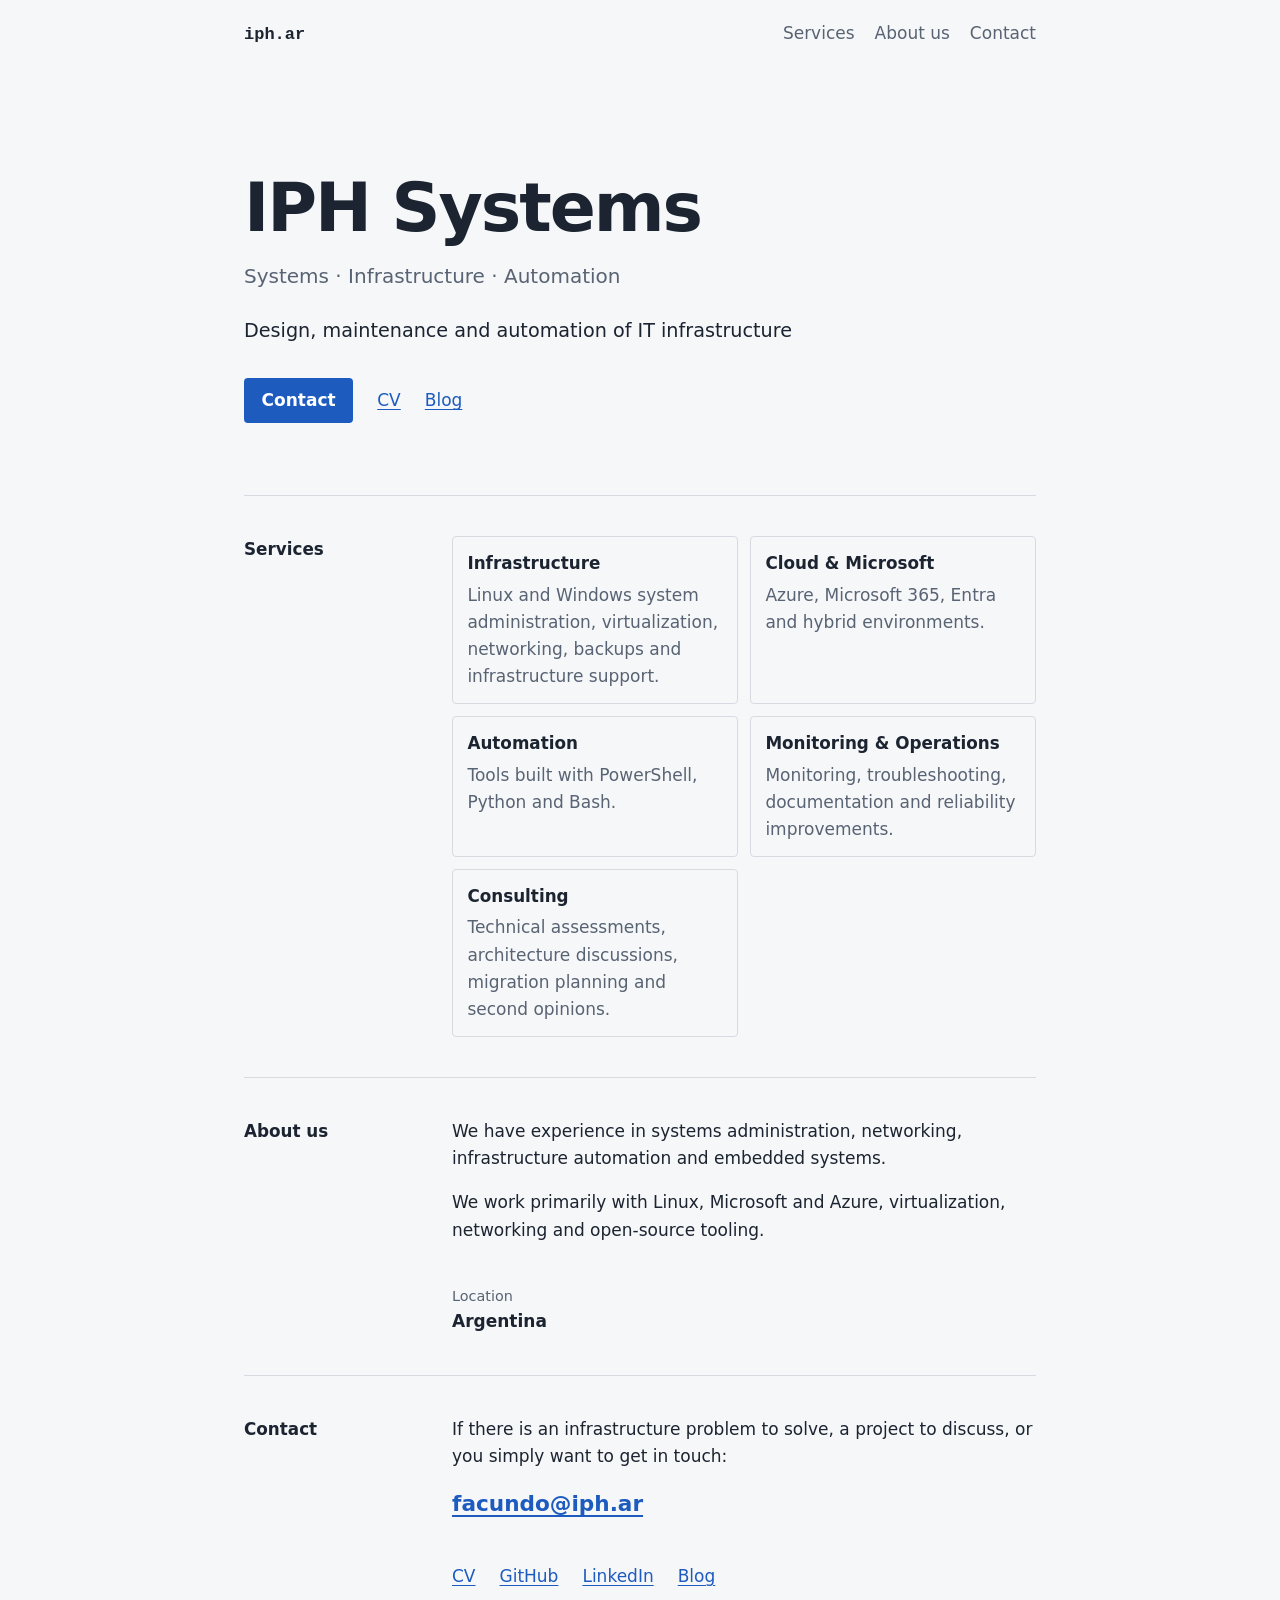
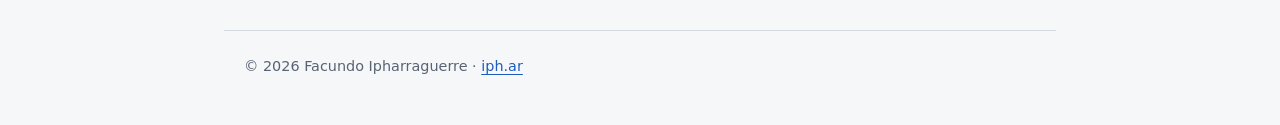
<file: index.html>
<!doctype html>
<html lang="en">
<head>
    <meta charset="utf-8">
    <meta name="viewport" content="width=device-width, initial-scale=1">
    <title>Facundo Ipharraguerre — Systems &amp; Infrastructure</title>
    <script>
        const language = (navigator.language || "").toLowerCase();
        const page = language.startsWith("es") ? "index_es.html" : "index_en.html";
        window.location.replace(page);
    </script>
    <noscript>
        <meta http-equiv="refresh" content="0; url=index_en.html">
    </noscript>
</head>
<body>
    <p>Redirecting to <a href="index_en.html">the English page</a>…</p>
</body>
</html>
</file>
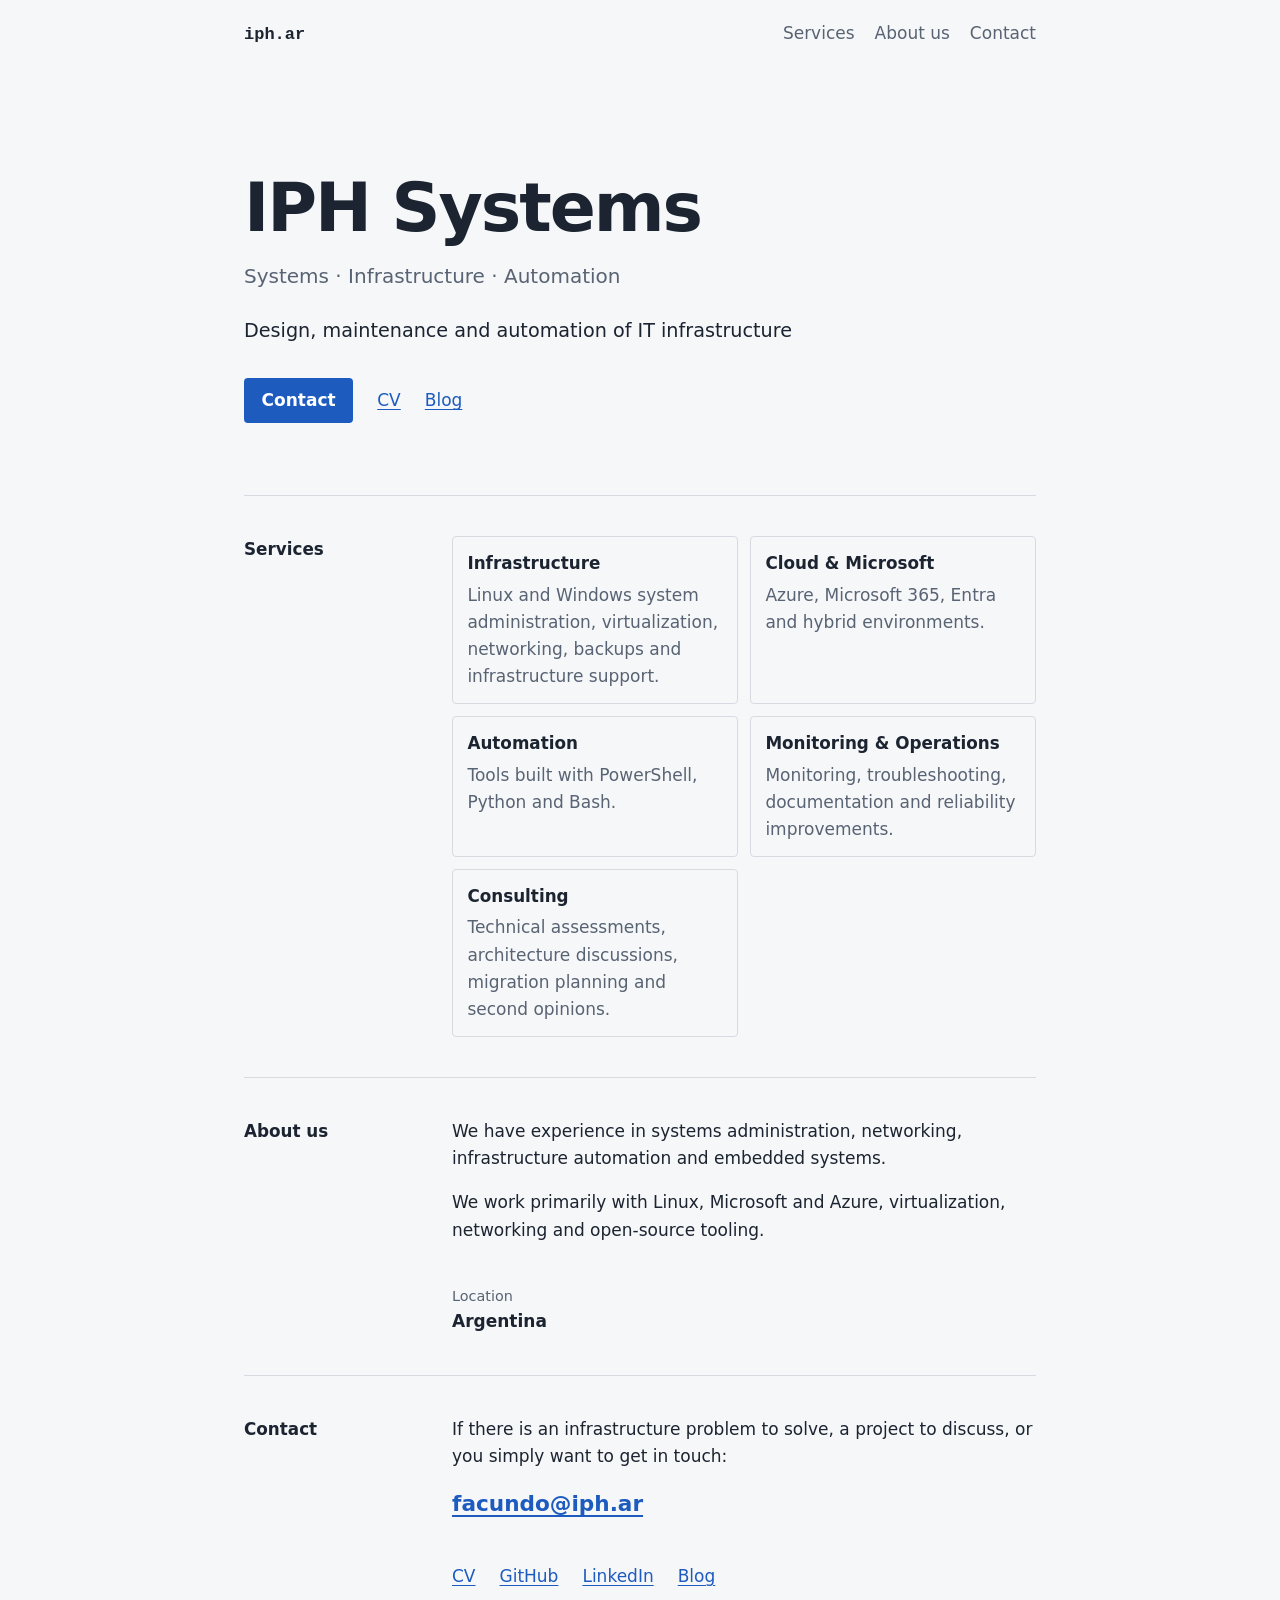
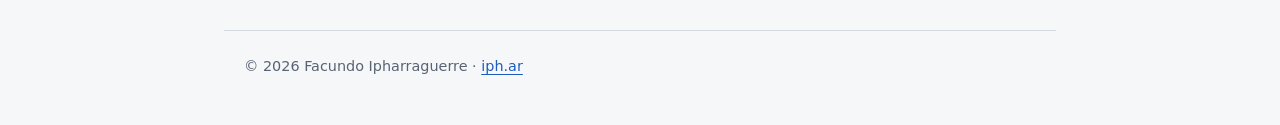
<file: index_en.html>
<!doctype html>
<html lang="en">
<head>
    <meta charset="utf-8">
    <meta name="viewport" content="width=device-width, initial-scale=1">

    <title>IPH Systems</title>
    <meta name="description"
          content="Systems, infrastructure and automation.">

    <link rel="stylesheet" href="style.css">
</head>

<body>

<header class="site-header">
    <nav>
        <a href="/" class="site-name">iph.ar</a>

        <div class="nav-links">
            <a href="#services">Services</a>
            <a href="#about">About us</a>
            <a href="#contact">Contact</a>
        </div>
    </nav>
</header>


<main>

    <!-- Hero -->

    <section id="hero">
        <h1>IPH Systems</h1>

        <p class="tagline">
            Systems · Infrastructure · Automation
        </p>

        <p class="intro">
            Design, maintenance and automation of IT infrastructure
        </p>

        <div class="hero-links">
            <a href="#contact">Contact</a>
            <a href="https://facundo.iph.ar">CV</a>
            <a href="https://blog.iph.ar">Blog</a>
        </div>
    </section>


    <!-- Services -->

    <section id="services">
        <h2>Services</h2>

        <div class="service-list service-cards">

            <article>
                <h3>Infrastructure</h3>
                <p>
                    Linux and Windows system administration, virtualization,
                    networking, backups and infrastructure support.
                </p>
            </article>

            <article>
                <h3>Cloud &amp; Microsoft</h3>
                <p>
                    Azure, Microsoft 365, Entra and hybrid environments.
                </p>
            </article>

            <article>
                <h3>Automation</h3>
                <p>
                    Tools built with PowerShell, Python and Bash.
                </p>
            </article>

            <article>
                <h3>Monitoring &amp; Operations</h3>
                <p>
                    Monitoring, troubleshooting, documentation and
                    reliability improvements.
                </p>
            </article>

            <article>
                <h3>Consulting</h3>
                <p>
                    Technical assessments, architecture discussions,
                    migration planning and second opinions.
                </p>
            </article>

        </div>
    </section>


    <!-- About the project -->

    <section id="about">
        <h2>About us</h2>

        <p>
            We have experience in systems administration, networking,
            infrastructure automation and embedded systems.
        </p>

        <p>
            We work primarily with Linux, Microsoft and Azure,
            virtualization, networking and open-source tooling.
        </p>

        <dl class="facts">
            <div>
                <dt>Location</dt>
                <dd>Argentina</dd>
            </div>
        </dl>
    </section>


    <!-- Contact -->

    <section id="contact">
        <h2>Contact</h2>

        <p>
            If there is an infrastructure problem to solve, a project to discuss,
            or you simply want to get in touch:
        </p>

        <p>
            <a href="mailto:facundo@iph.ar">facundo@iph.ar</a>
        </p>

        <nav class="contact-links" aria-label="External links">
            <a href="https://facundo.iph.ar/">CV</a>
            <a href="https://github.com/fipharraguerre">GitHub</a>
            <a href="https://www.linkedin.com/in/fipharraguerre/">LinkedIn</a>
            <a href="https://blog.iph.ar">Blog</a>
        </nav>
    </section>

</main>


<footer>
    <p>
        © 2026 Facundo Ipharraguerre · <a href="/">iph.ar</a>
    </p>
</footer>

</body>
</html>
</file>
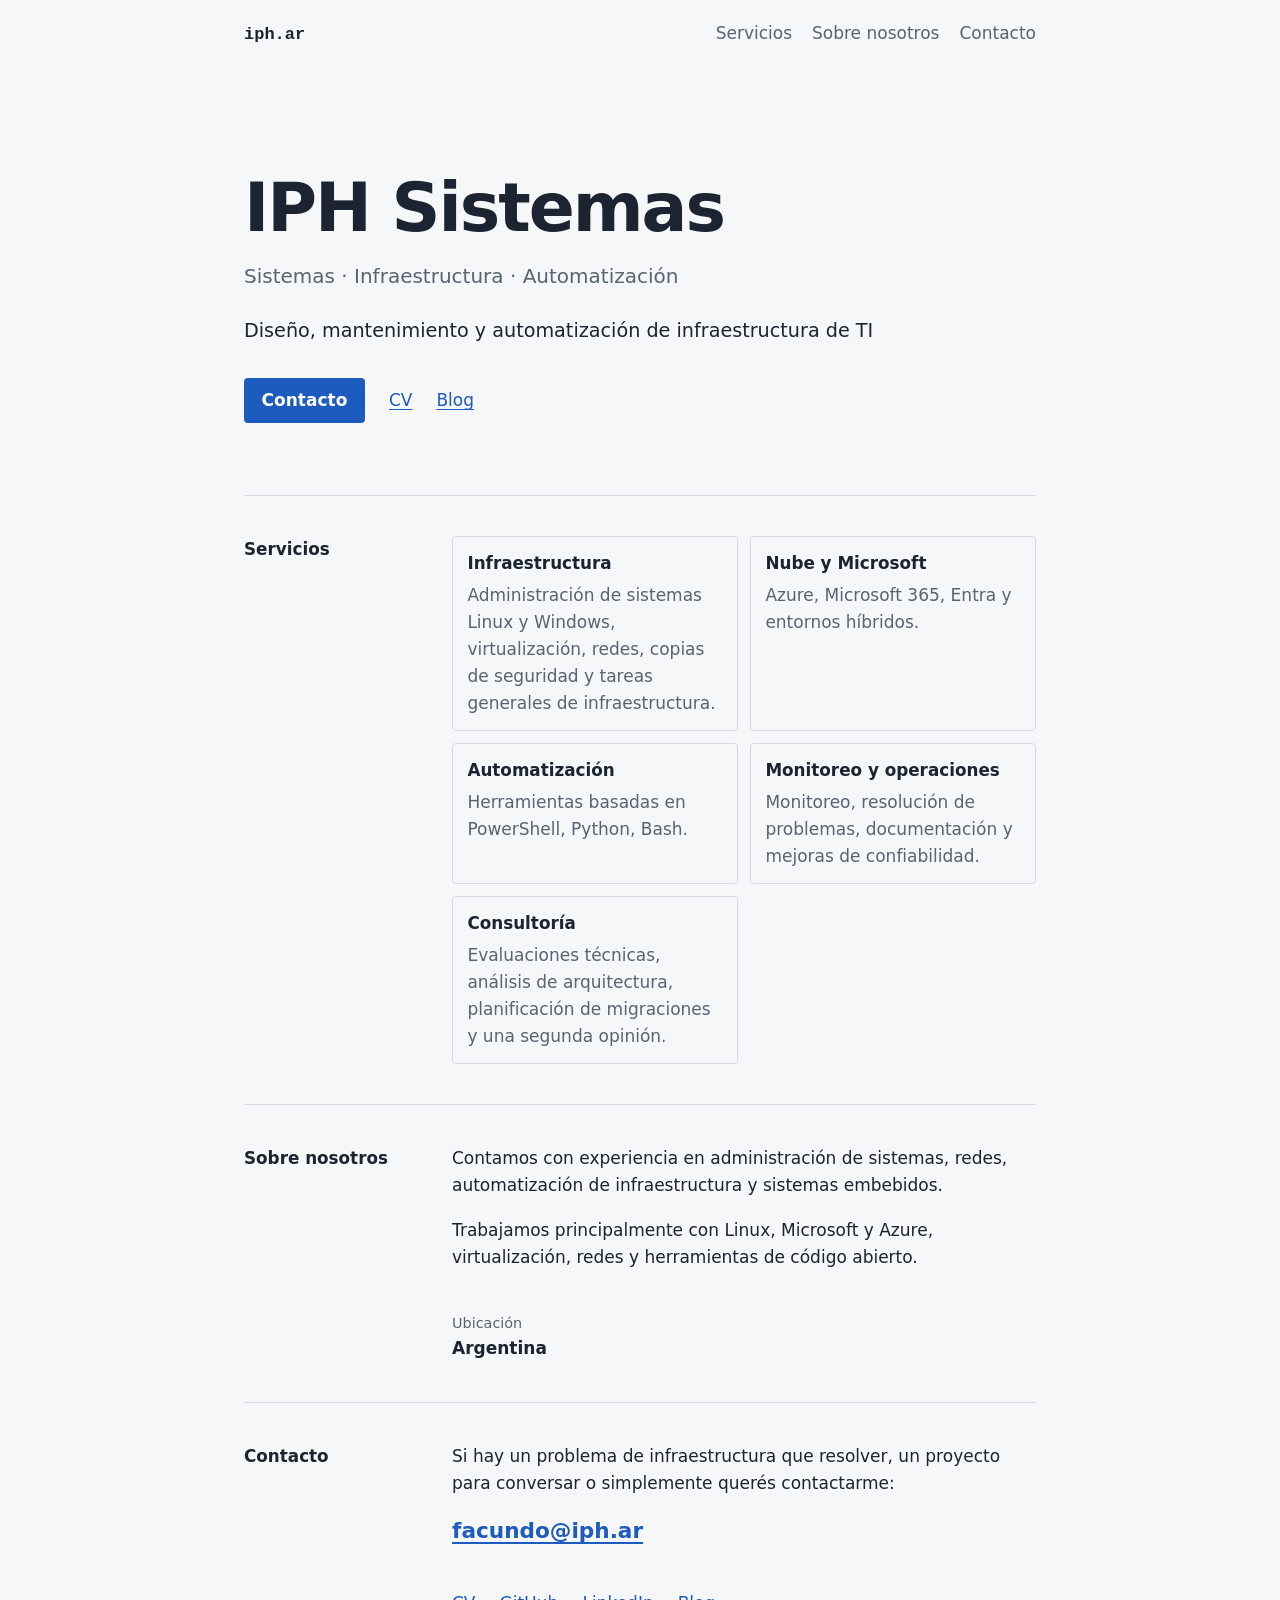
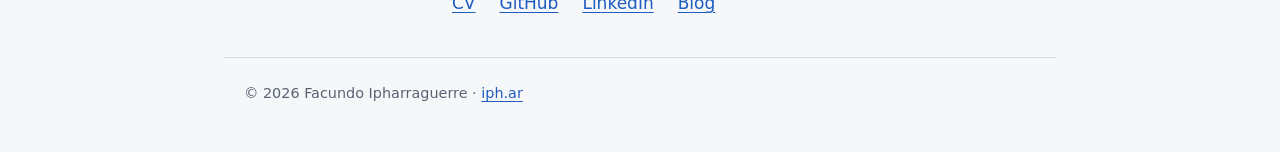
<file: index_es.html>
<!doctype html>
<html lang="es">
<head>
    <meta charset="utf-8">
    <meta name="viewport" content="width=device-width, initial-scale=1">

    <title>IPH Sistemas</title>
    <meta name="description"
          content="sistemas, infraestructura y automatización.">

    <link rel="stylesheet" href="style.css">
</head>

<body>

<header class="site-header">
    <nav>
        <a href="/" class="site-name">iph.ar</a>

        <div class="nav-links">
            <a href="#services">Servicios</a>
            <a href="#about">Sobre nosotros</a>
            <a href="#contact">Contacto</a>
        </div>
    </nav>
</header>


<main>

    <!-- Presentación -->

    <section id="hero">
	<h1>IPH Sistemas</h1>

        <p class="tagline">
            Sistemas · Infraestructura · Automatización
        </p>

        <p class="intro">
            Diseño, mantenimiento y automatización de infraestructura de TI
        </p>

        <div class="hero-links">
            <a href="#contact">Contacto</a>
            <a href="https://facundo.iph.ar">CV</a>
            <a href="https://blog.iph.ar">Blog</a>
        </div>
    </section>


    <!-- Servicios -->

    <section id="services">
        <h2>Servicios</h2>

        <div class="service-list service-cards">

            <article>
                <h3>Infraestructura</h3>
                <p>
                    Administración de sistemas Linux y Windows, virtualización,
                    redes, copias de seguridad y tareas generales de infraestructura.
                </p>
            </article>

            <article>
                <h3>Nube y Microsoft</h3>
                <p>
                    Azure, Microsoft 365, Entra y entornos híbridos.
                </p>
            </article>

            <article>
                <h3>Automatización</h3>
                <p>
                    Herramientas basadas en PowerShell, Python, Bash.
                </p>
            </article>

            <article>
                <h3>Monitoreo y operaciones</h3>
                <p>
                    Monitoreo, resolución de problemas, documentación y
                    mejoras de confiabilidad.
                </p>
            </article>

            <article>
                <h3>Consultoría</h3>
                <p>
                    Evaluaciones técnicas, análisis de arquitectura,
                    planificación de migraciones y una segunda opinión.
                </p>
            </article>

        </div>
    </section>


    <!-- Sobre el proyecto -->

    <section id="about">
        <h2>Sobre nosotros</h2>

        <p>
            Contamos con experiencia en administración de sistemas, redes, automatización de infraestructura y sistemas embebidos.
        </p>

        <p>
            Trabajamos principalmente con Linux, Microsoft y Azure,
            virtualización, redes y herramientas de código abierto.
        </p>

        <dl class="facts">
            <div>
                <dt>Ubicación</dt>
                <dd>Argentina</dd>
            </div>
        </dl>
    </section>


    <!-- Contacto -->

    <section id="contact">
        <h2>Contacto</h2>

        <p>
            Si hay un problema de infraestructura que resolver, un proyecto para conversar o simplemente querés contactarme:
        </p>

        <p>
            <a href="mailto:facundo@iph.ar">facundo@iph.ar</a>
        </p>

        <nav class="contact-links" aria-label="Enlaces externos">
            <a href="https://facundo.iph.ar/">CV</a>
            <a href="https://github.com/fipharraguerre">GitHub</a>
            <a href="https://www.linkedin.com/in/fipharraguerre/">LinkedIn</a>
            <a href="https://blog.iph.ar">Blog</a>
        </nav>
    </section>

</main>


<footer>
    <p>
        © 2026 Facundo Ipharraguerre · <a href="/">iph.ar</a>
    </p>
</footer>

</body>
</html>
</file>
<file: style.css>
/* iph.ar landing page
   No web fonts, no JS, no dependencies. Light/dark follows the OS. */

:root {
  color-scheme: light dark;

  --bg: #f6f7f9;
  --text: #1b2430;
  --muted: #586373;
  --rule: #d6dbe2;
  --accent: #1d5bbf;
  --accent-text: #ffffff;

  --sans: system-ui, -apple-system, "Segoe UI", Roboto, "Helvetica Neue", Arial, sans-serif;
  --mono: ui-monospace, "SF Mono", "Cascadia Mono", Consolas, monospace;
}

@media (prefers-color-scheme: dark) {
  :root {
    --bg: #12161c;
    --text: #e4e8ee;
    --muted: #9aa5b4;
    --rule: #2a323d;
    --accent: #7fa8f0;
    --accent-text: #0e1218;
  }
}

/* Base */

*, *::before, *::after { box-sizing: border-box; }

html { -webkit-text-size-adjust: 100%; }

@media (prefers-reduced-motion: no-preference) {
  html { scroll-behavior: smooth; }
}

body {
  margin: 0;
  background: var(--bg);
  color: var(--text);
  font: 1.0625rem/1.6 var(--sans);
}

/* One shared column for header, main and footer */
.site-header nav,
main,
footer {
  max-width: 52rem;
  margin-inline: auto;
  padding-inline: 1.25rem;
}

main p { max-width: 40rem; }

a {
  color: var(--accent);
  text-underline-offset: 0.2em;
}

a:hover { text-decoration-thickness: 2px; }

:focus-visible {
  outline: 2px solid var(--accent);
  outline-offset: 3px;
  border-radius: 2px;
}

/* Header */

.site-header nav {
  display: flex;
  flex-wrap: wrap;
  justify-content: space-between;
  align-items: baseline;
  gap: 0.5rem 2rem;
  padding-block: 1.25rem;
}

.site-name {
  font-family: var(--mono);
  font-weight: 600;
  color: var(--text);
  text-decoration: none;
}

.nav-links {
  display: flex;
  flex-wrap: wrap;
  gap: 0.25rem 1.25rem;
}

.nav-links a {
  color: var(--muted);
  text-decoration: none;
}

.nav-links a:hover { color: var(--text); }

/* Hero */

#hero {
  padding-block: clamp(3rem, 10vw, 6.5rem) clamp(2.5rem, 7vw, 4.5rem);
}

.eyebrow {
  margin: 0 0 1rem;
  color: var(--muted);
  font-size: 0.95rem;
}

h1 {
  margin: 0;
  font-size: clamp(2.4rem, 8vw, 4.25rem);
  line-height: 1.05;
  letter-spacing: -0.03em;
  font-weight: 700;
}

.tagline {
  margin: 1rem 0 0;
  font-size: 1.25rem;
  color: var(--muted);
}

.intro {
  margin: 1.5rem 0 0;
  font-size: 1.2rem;
}

.hero-links {
  display: flex;
  flex-wrap: wrap;
  align-items: center;
  gap: 0.75rem 1.5rem;
  margin-top: 2rem;
}

.hero-links a:first-child {
  padding: 0.55rem 1.1rem;
  border-radius: 4px;
  background: var(--accent);
  color: var(--accent-text);
  font-weight: 600;
  text-decoration: none;
}

.hero-links a:first-child:hover { opacity: 0.9; }

/* Sections: heading in a left column, content on the right */

main > section:not(#hero) {
  display: grid;
  grid-template-columns: 11rem minmax(0, 1fr);
  column-gap: 2rem;
  padding-block: 2.5rem;
  border-top: 1px solid var(--rule);
}

main > section:not(#hero) > h2 {
  grid-column: 1;
  margin: 0;
  font-size: 1.05rem;
  font-weight: 600;
}

main > section:not(#hero) > :not(h2) { grid-column: 2; }

section p { margin: 0 0 1em; }
section p:last-child { margin-bottom: 0; }

/* Services and projects */

article {
  padding-block: 1.1rem;
  border-bottom: 1px solid var(--rule);
}

article:first-child { padding-top: 0; }

article:last-child {
  padding-bottom: 0;
  border-bottom: 0;
}

article h3 {
  margin: 0 0 0.3rem;
  font-size: 1.05rem;
}

article p {
  margin: 0;
  color: var(--muted);
}

#services .service-cards {
  display: grid;
  grid-template-columns: repeat(2, minmax(0, 1fr));
  gap: 0.75rem;
}

#services .service-cards article {
  padding: 0.8rem 0.9rem;
  border: 1px solid var(--rule);
  border-radius: 4px;
}

#services .service-cards article:first-child,
#services .service-cards article:last-child {
  padding: 0.8rem 0.9rem;
  border-bottom: 1px solid var(--rule);
}

.project-list a {
  display: inline-block;
  margin-top: 0.5rem;
  font-size: 0.95rem;
}

/* About facts */

.facts {
  display: grid;
  grid-template-columns: repeat(auto-fit, minmax(11rem, 1fr));
  gap: 1rem 2rem;
  margin: 1.5rem 0 0;
}

.facts dt {
  color: var(--muted);
  font-size: 0.9rem;
}

.facts dd {
  margin: 0;
  font-weight: 600;
}

/* Contact */

#contact p a[href^="mailto:"] {
  font-size: 1.35rem;
  font-weight: 600;
}

.contact-links {
  display: flex;
  flex-wrap: wrap;
  gap: 0.5rem 1.5rem;
  margin-top: 1.5rem;
}

/* Footer */

footer {
  padding-block: 1.5rem 3rem;
  border-top: 1px solid var(--rule);
  color: var(--muted);
  font-size: 0.9rem;
}

footer p { margin: 0; }

/* Narrow screens: stack heading above content */

@media (max-width: 40rem) {
  main > section:not(#hero) {
    grid-template-columns: 1fr;
  }

  main > section:not(#hero) > h2 { margin-bottom: 1rem; }
  main > section:not(#hero) > :not(h2) { grid-column: 1; }
}

@media (max-width: 32rem) {
  #services .service-cards { grid-template-columns: 1fr; }
}
</file>
